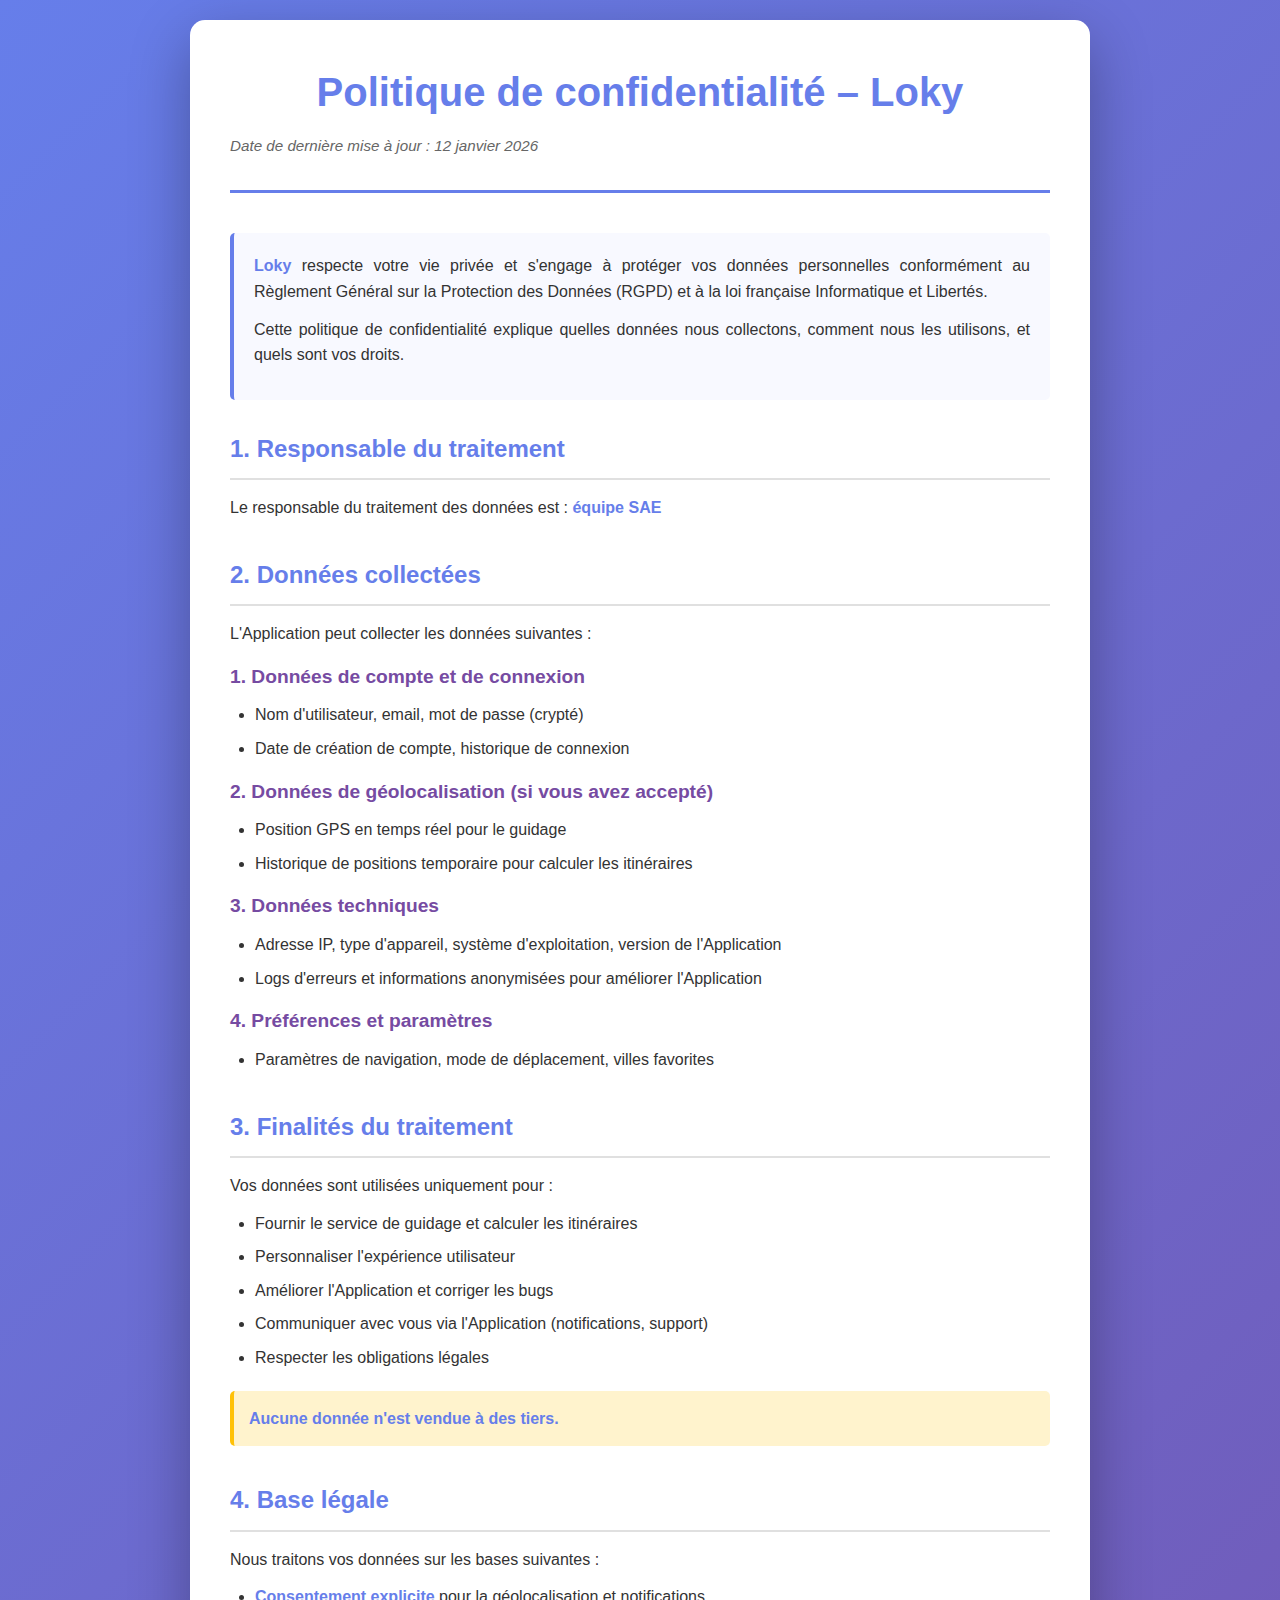
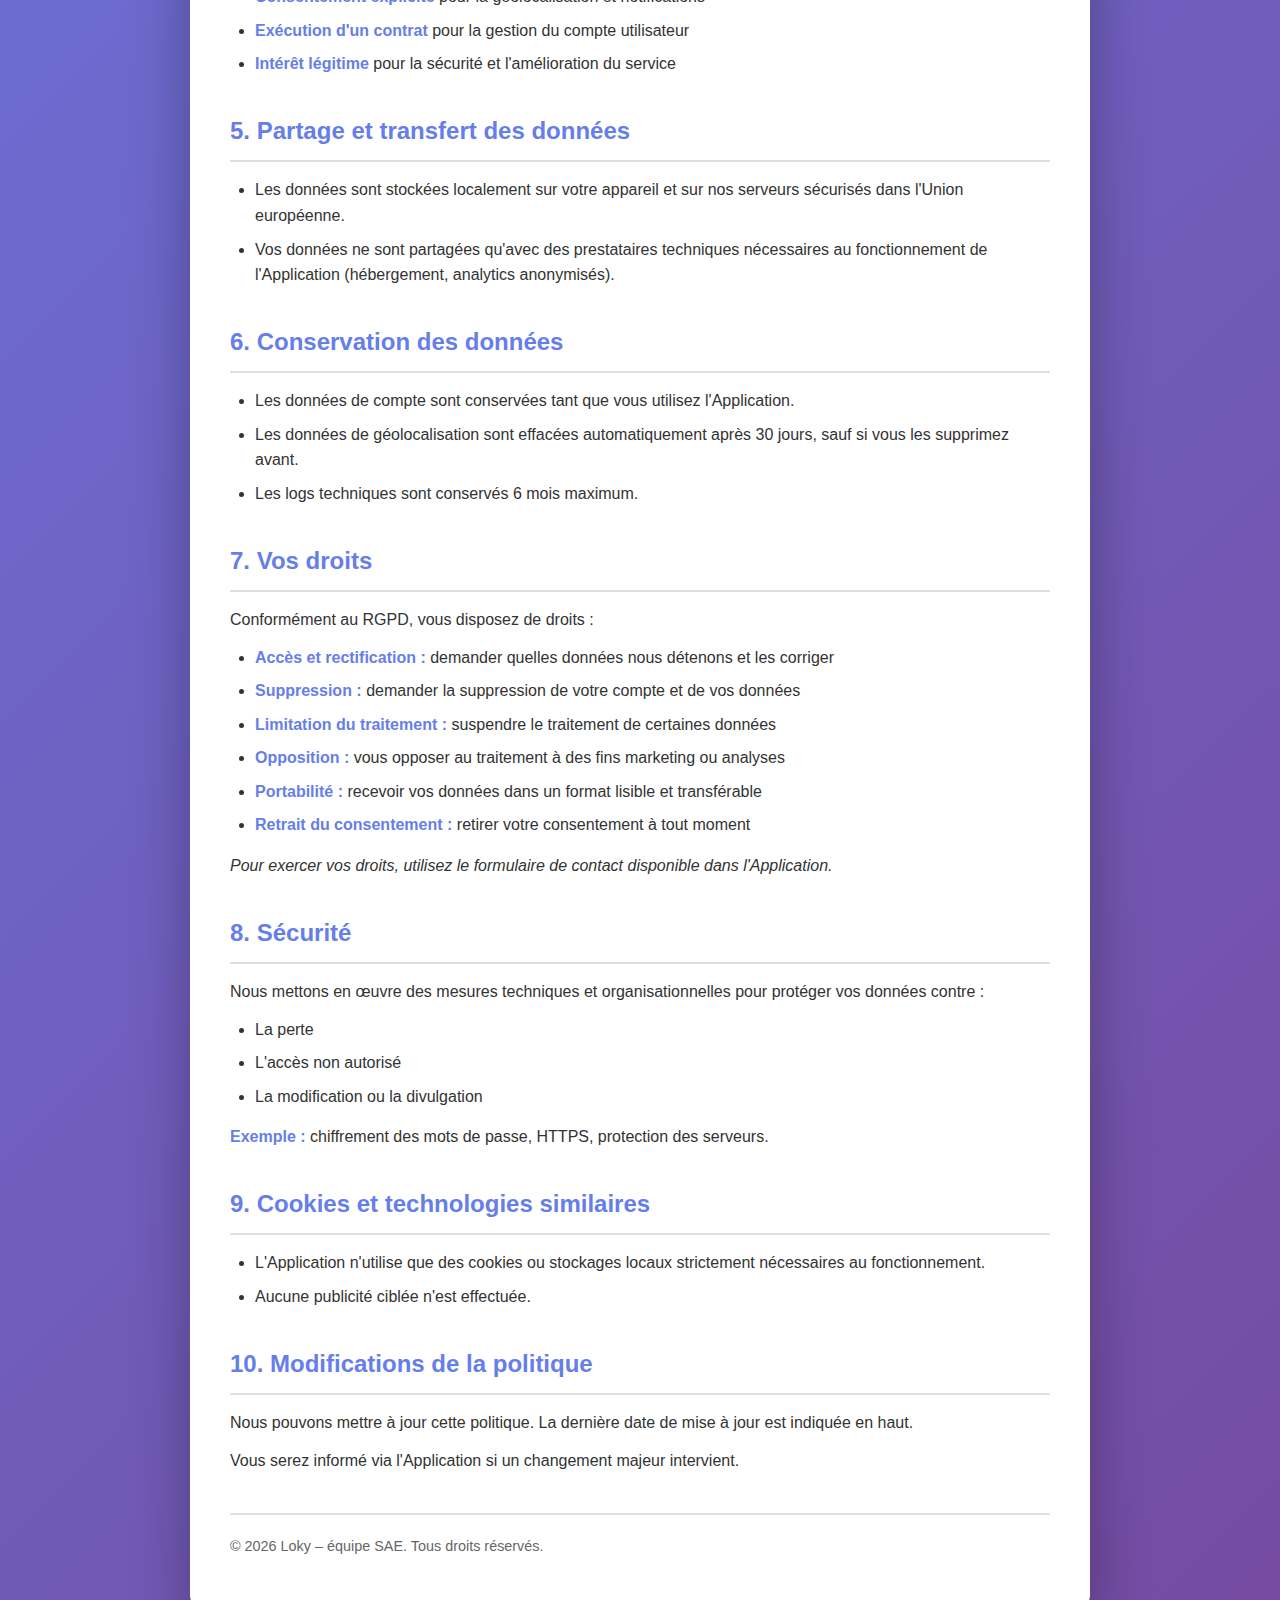
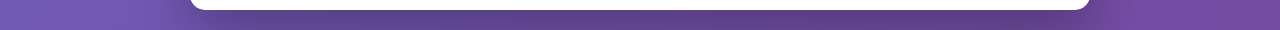
<file: loky/public/Politique.html>
<!DOCTYPE html>
<html lang="fr">
<head>
    <meta charset="UTF-8">
    <meta name="viewport" content="width=device-width, initial-scale=1.0">
    <title>Politique de confidentialité – Loky</title>
    <link rel="stylesheet" href="css/Politique.css" />
</head>
<body>
    <div class="container">
        <div class="header">
            <h1>Politique de confidentialité – Loky</h1>
            <p class="date">Date de dernière mise à jour : 12 janvier 2026</p>
        </div>
        
        <div class="intro">
            <p><strong>Loky</strong> respecte votre vie privée et s'engage à protéger vos données personnelles conformément au Règlement Général sur la Protection des Données (RGPD) et à la loi française Informatique et Libertés.</p>
            <p>Cette politique de confidentialité explique quelles données nous collectons, comment nous les utilisons, et quels sont vos droits.</p>
        </div>
        
        <section>
            <h2>1. Responsable du traitement</h2>
            <p>Le responsable du traitement des données est : <strong>équipe SAE</strong></p>
        </section>
        
        <section>
            <h2>2. Données collectées</h2>
            <p>L'Application peut collecter les données suivantes :</p>
            
            <h3>1. Données de compte et de connexion</h3>
            <ul>
                <li>Nom d'utilisateur, email, mot de passe (crypté)</li>
                <li>Date de création de compte, historique de connexion</li>
            </ul>
            
            <h3>2. Données de géolocalisation (si vous avez accepté)</h3>
            <ul>
                <li>Position GPS en temps réel pour le guidage</li>
                <li>Historique de positions temporaire pour calculer les itinéraires</li>
            </ul>
            
            <h3>3. Données techniques</h3>
            <ul>
                <li>Adresse IP, type d'appareil, système d'exploitation, version de l'Application</li>
                <li>Logs d'erreurs et informations anonymisées pour améliorer l'Application</li>
            </ul>
            
            <h3>4. Préférences et paramètres</h3>
            <ul>
                <li>Paramètres de navigation, mode de déplacement, villes favorites</li>
            </ul>
        </section>
        
        <section>
            <h2>3. Finalités du traitement</h2>
            <p>Vos données sont utilisées uniquement pour :</p>
            <ul>
                <li>Fournir le service de guidage et calculer les itinéraires</li>
                <li>Personnaliser l'expérience utilisateur</li>
                <li>Améliorer l'Application et corriger les bugs</li>
                <li>Communiquer avec vous via l'Application (notifications, support)</li>
                <li>Respecter les obligations légales</li>
            </ul>
            <div class="highlight">
                <strong>Aucune donnée n'est vendue à des tiers.</strong>
            </div>
        </section>
        
        <section>
            <h2>4. Base légale</h2>
            <p>Nous traitons vos données sur les bases suivantes :</p>
            <ul>
                <li><strong>Consentement explicite</strong> pour la géolocalisation et notifications</li>
                <li><strong>Exécution d'un contrat</strong> pour la gestion du compte utilisateur</li>
                <li><strong>Intérêt légitime</strong> pour la sécurité et l'amélioration du service</li>
            </ul>
        </section>
        
        <section>
            <h2>5. Partage et transfert des données</h2>
            <ul>
                <li>Les données sont stockées localement sur votre appareil et sur nos serveurs sécurisés dans l'Union européenne.</li>
                <li>Vos données ne sont partagées qu'avec des prestataires techniques nécessaires au fonctionnement de l'Application (hébergement, analytics anonymisés).</li>
            </ul>
        </section>
        
        <section>
            <h2>6. Conservation des données</h2>
            <ul>
                <li>Les données de compte sont conservées tant que vous utilisez l'Application.</li>
                <li>Les données de géolocalisation sont effacées automatiquement après 30 jours, sauf si vous les supprimez avant.</li>
                <li>Les logs techniques sont conservés 6 mois maximum.</li>
            </ul>
        </section>
        
        <section>
            <h2>7. Vos droits</h2>
            <p>Conformément au RGPD, vous disposez de droits :</p>
            <ul>
                <li><strong>Accès et rectification :</strong> demander quelles données nous détenons et les corriger</li>
                <li><strong>Suppression :</strong> demander la suppression de votre compte et de vos données</li>
                <li><strong>Limitation du traitement :</strong> suspendre le traitement de certaines données</li>
                <li><strong>Opposition :</strong> vous opposer au traitement à des fins marketing ou analyses</li>
                <li><strong>Portabilité :</strong> recevoir vos données dans un format lisible et transférable</li>
                <li><strong>Retrait du consentement :</strong> retirer votre consentement à tout moment</li>
            </ul>
            <p><em>Pour exercer vos droits, utilisez le formulaire de contact disponible dans l'Application.</em></p>
        </section>
        
        <section>
            <h2>8. Sécurité</h2>
            <p>Nous mettons en œuvre des mesures techniques et organisationnelles pour protéger vos données contre :</p>
            <ul>
                <li>La perte</li>
                <li>L'accès non autorisé</li>
                <li>La modification ou la divulgation</li>
            </ul>
            <p><strong>Exemple :</strong> chiffrement des mots de passe, HTTPS, protection des serveurs.</p>
        </section>
        
        <section>
            <h2>9. Cookies et technologies similaires</h2>
            <ul>
                <li>L'Application n'utilise que des cookies ou stockages locaux strictement nécessaires au fonctionnement.</li>
                <li>Aucune publicité ciblée n'est effectuée.</li>
            </ul>
        </section>
        
        <section>
            <h2>10. Modifications de la politique</h2>
            <p>Nous pouvons mettre à jour cette politique. La dernière date de mise à jour est indiquée en haut.</p>
            <p>Vous serez informé via l'Application si un changement majeur intervient.</p>
        </section>
        
        <div class="footer">
            <p>© 2026 Loky – équipe SAE. Tous droits réservés.</p>
        </div>
    </div>
</body>
</html>
</file>
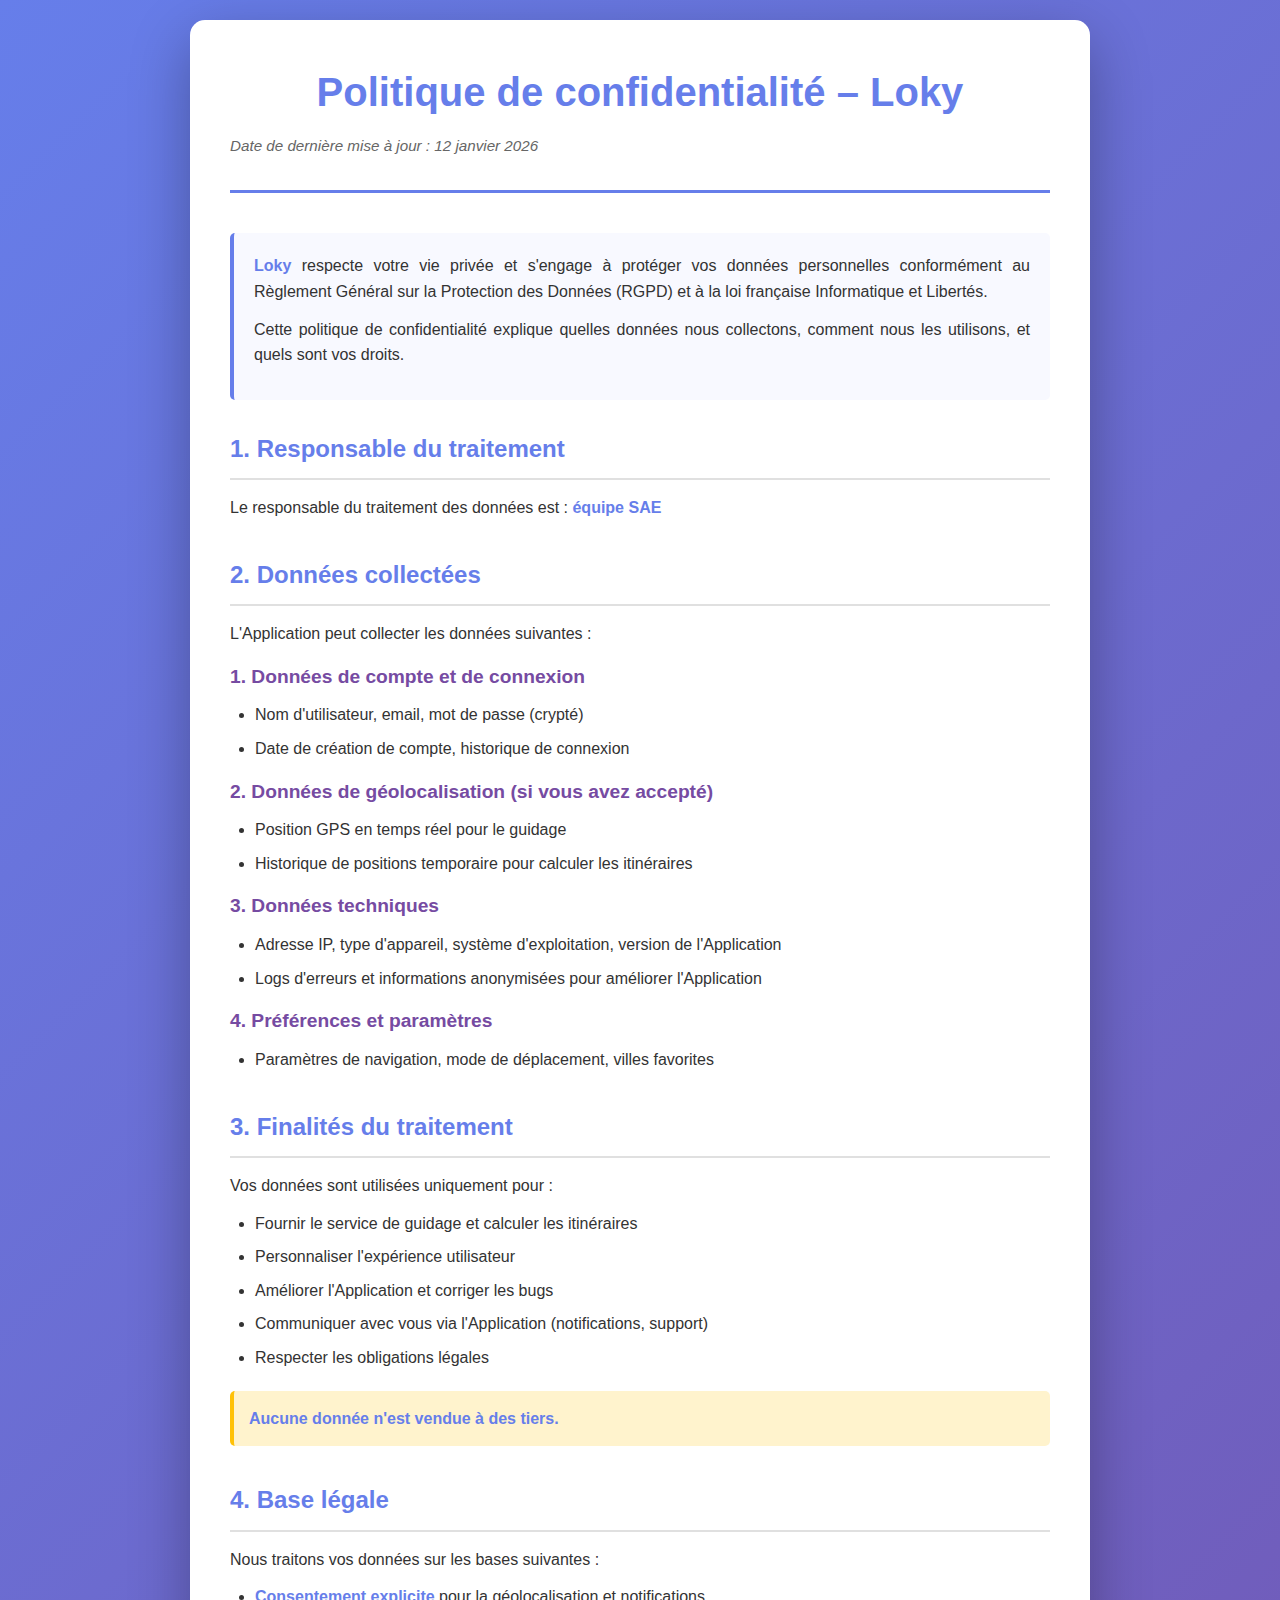
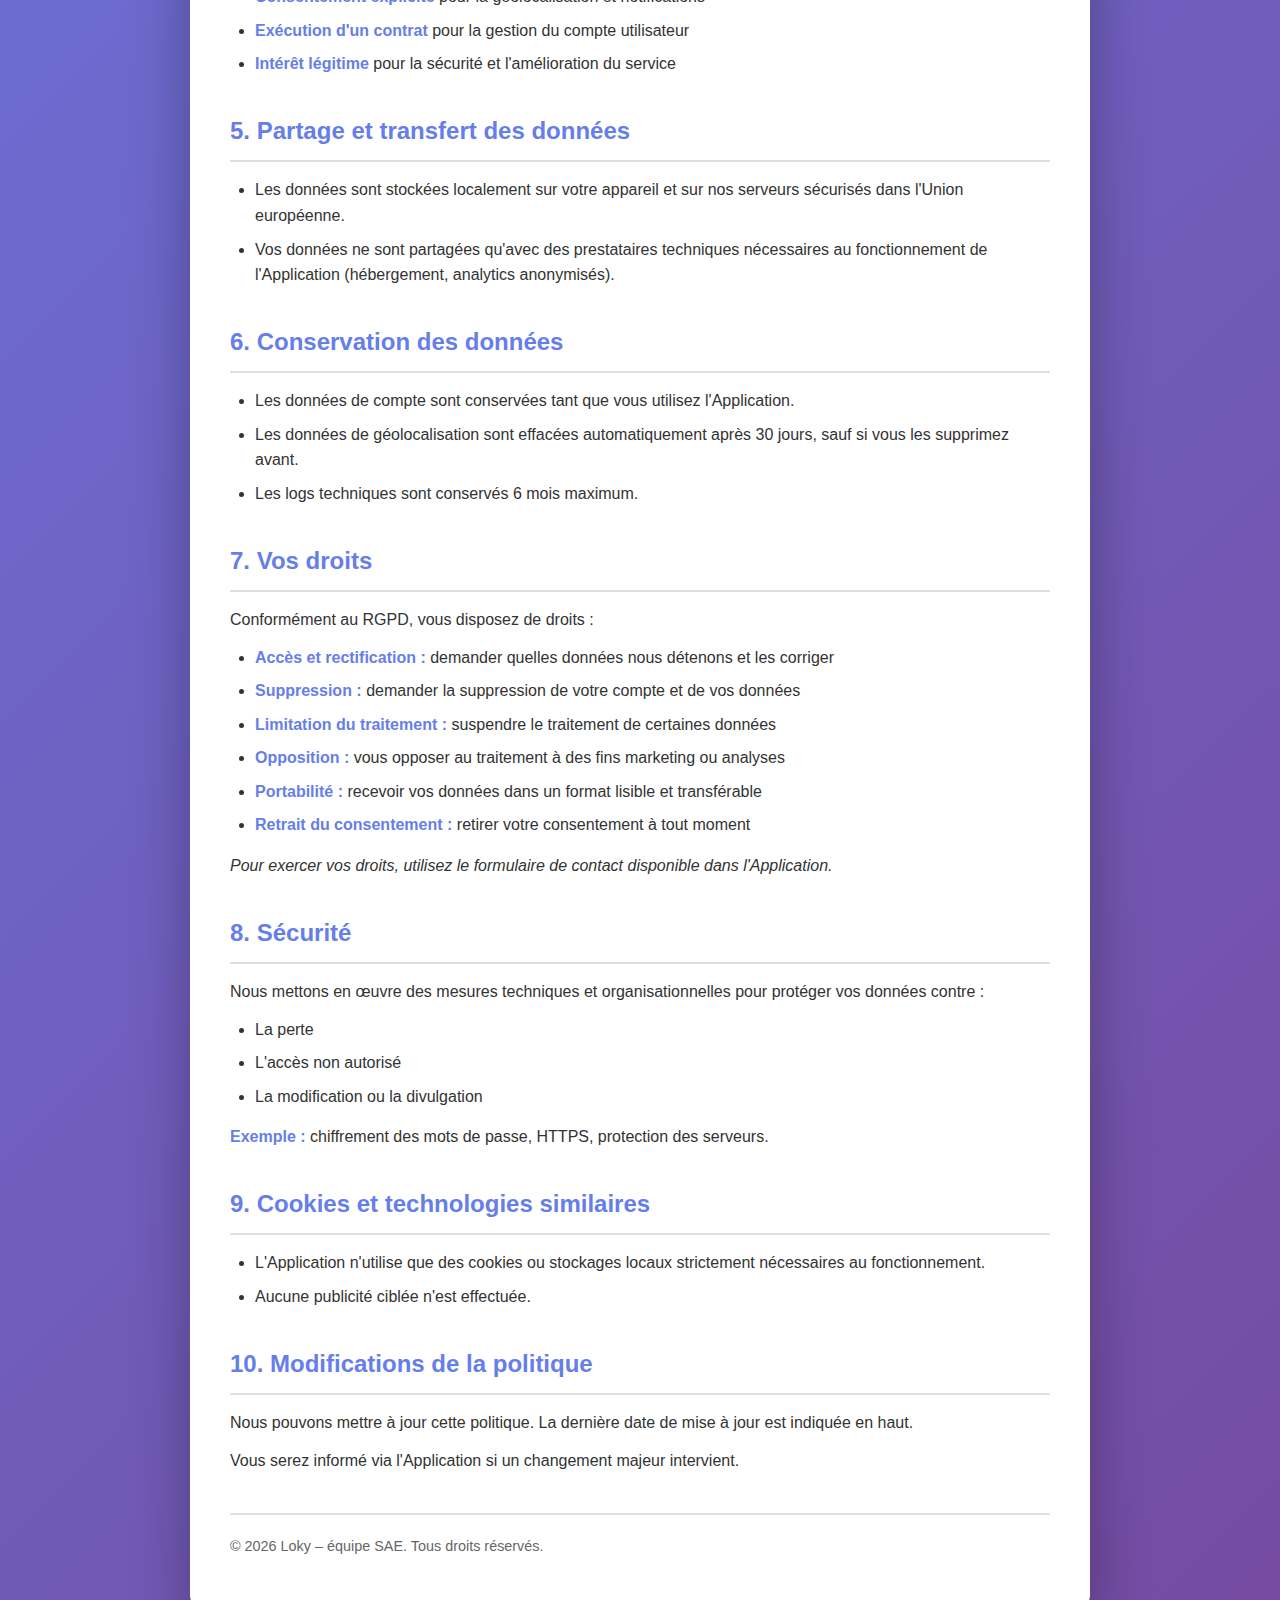
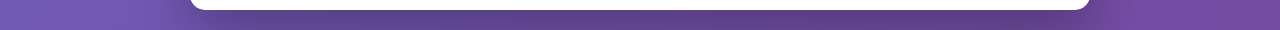
<file: loky/public/PolitiqueDeConfidentialite.html>
<!DOCTYPE html>
<html lang="fr">
<head>
    <meta charset="UTF-8">
    <meta name="viewport" content="width=device-width, initial-scale=1.0">
    <title>Politique de confidentialité – Loky</title>
    <link rel="stylesheet" href="css/Politique.css" />
</head>
<body>
    <div class="container">
        <div class="header">
            <h1>Politique de confidentialité – Loky</h1>
            <p class="date">Date de dernière mise à jour : 12 janvier 2026</p>
        </div>
        
        <div class="intro">
            <p><strong>Loky</strong> respecte votre vie privée et s'engage à protéger vos données personnelles conformément au Règlement Général sur la Protection des Données (RGPD) et à la loi française Informatique et Libertés.</p>
            <p>Cette politique de confidentialité explique quelles données nous collectons, comment nous les utilisons, et quels sont vos droits.</p>
        </div>
        
        <section>
            <h2>1. Responsable du traitement</h2>
            <p>Le responsable du traitement des données est : <strong>équipe SAE</strong></p>
        </section>
        
        <section>
            <h2>2. Données collectées</h2>
            <p>L'Application peut collecter les données suivantes :</p>
            
            <h3>1. Données de compte et de connexion</h3>
            <ul>
                <li>Nom d'utilisateur, email, mot de passe (crypté)</li>
                <li>Date de création de compte, historique de connexion</li>
            </ul>
            
            <h3>2. Données de géolocalisation (si vous avez accepté)</h3>
            <ul>
                <li>Position GPS en temps réel pour le guidage</li>
                <li>Historique de positions temporaire pour calculer les itinéraires</li>
            </ul>
            
            <h3>3. Données techniques</h3>
            <ul>
                <li>Adresse IP, type d'appareil, système d'exploitation, version de l'Application</li>
                <li>Logs d'erreurs et informations anonymisées pour améliorer l'Application</li>
            </ul>
            
            <h3>4. Préférences et paramètres</h3>
            <ul>
                <li>Paramètres de navigation, mode de déplacement, villes favorites</li>
            </ul>
        </section>
        
        <section>
            <h2>3. Finalités du traitement</h2>
            <p>Vos données sont utilisées uniquement pour :</p>
            <ul>
                <li>Fournir le service de guidage et calculer les itinéraires</li>
                <li>Personnaliser l'expérience utilisateur</li>
                <li>Améliorer l'Application et corriger les bugs</li>
                <li>Communiquer avec vous via l'Application (notifications, support)</li>
                <li>Respecter les obligations légales</li>
            </ul>
            <div class="highlight">
                <strong>Aucune donnée n'est vendue à des tiers.</strong>
            </div>
        </section>
        
        <section>
            <h2>4. Base légale</h2>
            <p>Nous traitons vos données sur les bases suivantes :</p>
            <ul>
                <li><strong>Consentement explicite</strong> pour la géolocalisation et notifications</li>
                <li><strong>Exécution d'un contrat</strong> pour la gestion du compte utilisateur</li>
                <li><strong>Intérêt légitime</strong> pour la sécurité et l'amélioration du service</li>
            </ul>
        </section>
        
        <section>
            <h2>5. Partage et transfert des données</h2>
            <ul>
                <li>Les données sont stockées localement sur votre appareil et sur nos serveurs sécurisés dans l'Union européenne.</li>
                <li>Vos données ne sont partagées qu'avec des prestataires techniques nécessaires au fonctionnement de l'Application (hébergement, analytics anonymisés).</li>
            </ul>
        </section>
        
        <section>
            <h2>6. Conservation des données</h2>
            <ul>
                <li>Les données de compte sont conservées tant que vous utilisez l'Application.</li>
                <li>Les données de géolocalisation sont effacées automatiquement après 30 jours, sauf si vous les supprimez avant.</li>
                <li>Les logs techniques sont conservés 6 mois maximum.</li>
            </ul>
        </section>
        
        <section>
            <h2>7. Vos droits</h2>
            <p>Conformément au RGPD, vous disposez de droits :</p>
            <ul>
                <li><strong>Accès et rectification :</strong> demander quelles données nous détenons et les corriger</li>
                <li><strong>Suppression :</strong> demander la suppression de votre compte et de vos données</li>
                <li><strong>Limitation du traitement :</strong> suspendre le traitement de certaines données</li>
                <li><strong>Opposition :</strong> vous opposer au traitement à des fins marketing ou analyses</li>
                <li><strong>Portabilité :</strong> recevoir vos données dans un format lisible et transférable</li>
                <li><strong>Retrait du consentement :</strong> retirer votre consentement à tout moment</li>
            </ul>
            <p><em>Pour exercer vos droits, utilisez le formulaire de contact disponible dans l'Application.</em></p>
        </section>
        
        <section>
            <h2>8. Sécurité</h2>
            <p>Nous mettons en œuvre des mesures techniques et organisationnelles pour protéger vos données contre :</p>
            <ul>
                <li>La perte</li>
                <li>L'accès non autorisé</li>
                <li>La modification ou la divulgation</li>
            </ul>
            <p><strong>Exemple :</strong> chiffrement des mots de passe, HTTPS, protection des serveurs.</p>
        </section>
        
        <section>
            <h2>9. Cookies et technologies similaires</h2>
            <ul>
                <li>L'Application n'utilise que des cookies ou stockages locaux strictement nécessaires au fonctionnement.</li>
                <li>Aucune publicité ciblée n'est effectuée.</li>
            </ul>
        </section>
        
        <section>
            <h2>10. Modifications de la politique</h2>
            <p>Nous pouvons mettre à jour cette politique. La dernière date de mise à jour est indiquée en haut.</p>
            <p>Vous serez informé via l'Application si un changement majeur intervient.</p>
        </section>
        
        <div class="footer">
            <p>© 2026 Loky – équipe SAE. Tous droits réservés.</p>
        </div>
    </div>
</body>
</html>
</file>
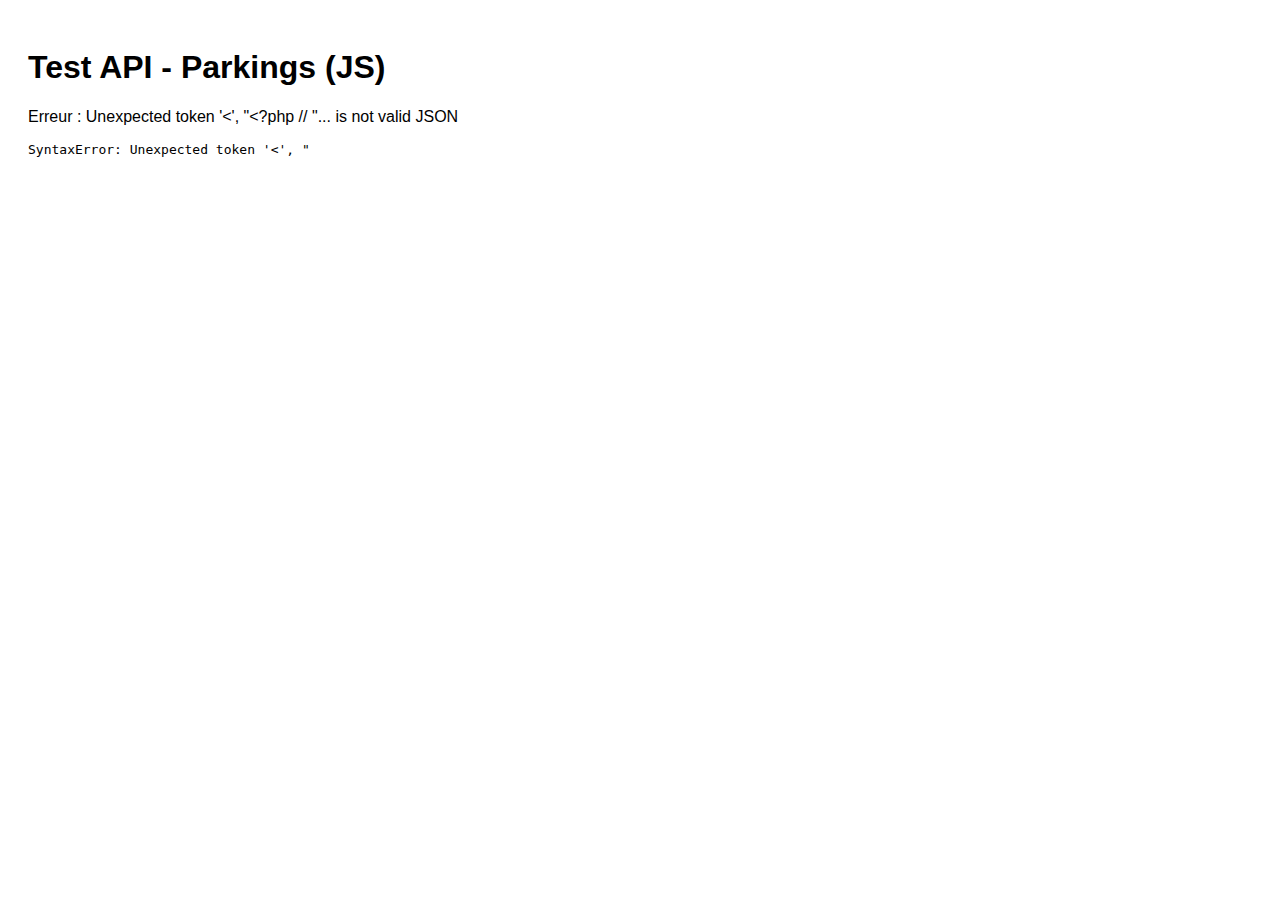
<file: MVP/public/test_parking.html>
<!DOCTYPE html>
<html lang="fr">
    <head>
        <meta charset="utf-8">
        <title>Test API Users (JS)</title>
        <style>
            body {
                font-family: Arial, Helvetica, sans-serif;
                padding: 20px;
            }
            table {
                border-collapse: collapse;
                width: 100%;
            }
            th, td {
                border: 1px solid #ddd;
                padding: 8px;
            }
            th {
                background: #f4f4f4;
            }
        </style>
    </head>
    <body>
        <!-- Page de test simple pour afficher le GeoJSON retourné par l'API -->
        <h1>Test API - Parkings (JS)</h1>
        <p id="status">Chargement des parkings...</p>
        <div id="result"></div>

        <script>
            // Charge les parkings depuis `api/parkings_geojson.php` et affiche un tableau
            async function loadParkings() {
                const status = document.getElementById(
                    "status",
                );
                const result = document.getElementById(
                    "result",
                );
                try {
                    const res = await fetch(
                        "api/parkings_geojson.php",
                    );
                    if (!res.ok) {
                        throw new Error("HTTP " + res.status);
                    }
                    const payload = await res.json();

                    // Support both raw array and GeoJSON FeatureCollection
                    let rows = [];
                    if (
                        payload &&
                        payload.type === "FeatureCollection" &&
                        Array.isArray(payload.features)
                    ) {
                        rows = payload.features.map((f) => {
                            const props = Object.assign(
                                {},
                                f.properties || {},
                            );
                            // expose geometry as lat/lon if present
                            if (
                                f.geometry &&
                                Array.isArray(
                                    f.geometry.coordinates,
                                )
                            ) {
                                const coords =
                                    f.geometry.coordinates; // [lon, lat]
                                props.__lon = coords[0];
                                props.__lat = coords[1];
                            }
                            return props;
                        });
                    } else if (Array.isArray(payload.data)) {
                        rows = payload.data;
                    } else if (Array.isArray(payload)) {
                        rows = payload;
                    }

                    status.textContent = "Résultats : " +
                        (Array.isArray(rows)
                            ? rows.length
                            : 0) +
                        " enregistrements";

                    if (
                        !Array.isArray(rows) ||
                        rows.length === 0
                    ) {
                        result.innerHTML =
                            "<p>Aucun parking trouvé.</p>";
                        return;
                    }

                    // Collect union of keys to build table header
                    const keySet = new Set();
                    rows.forEach((r) =>
                        Object.keys(r || {}).forEach((k) =>
                            keySet.add(k)
                        )
                    );
                    const keys = Array.from(keySet);

                    const table = document.createElement(
                        "table",
                    );
                    const thead = document.createElement(
                        "thead",
                    );
                    const headerRow = document.createElement(
                        "tr",
                    );
                    keys.forEach((k) => {
                        const th = document.createElement("th");
                        th.textContent = k;
                        headerRow.appendChild(th);
                    });
                    thead.appendChild(headerRow);
                    table.appendChild(thead);

                    const tbody = document.createElement(
                        "tbody",
                    );
                    rows.forEach((r) => {
                        const tr = document.createElement("tr");
                        keys.forEach((k) => {
                            const td = document.createElement(
                                "td",
                            );
                            let v = r[k];
                            if (
                                v === null ||
                                typeof v === "undefined"
                            ) v = "";
                            // pretty-print booleans and numbers
                            td.textContent =
                                (typeof v === "boolean")
                                    ? (v ? "1" : "0")
                                    : String(v);
                            tr.appendChild(td);
                        });
                        tbody.appendChild(tr);
                    });
                    table.appendChild(tbody);

                    result.innerHTML = "";
                    result.appendChild(table);
                } catch (err) {
                    status.textContent = "Erreur : " +
                        err.message;
                    result.innerHTML = "<pre>" +
                        (err.stack || err) + "</pre>";
                }
            }

            // Démarre
            loadParkings();
        </script>
    </body>
</html>
</file>
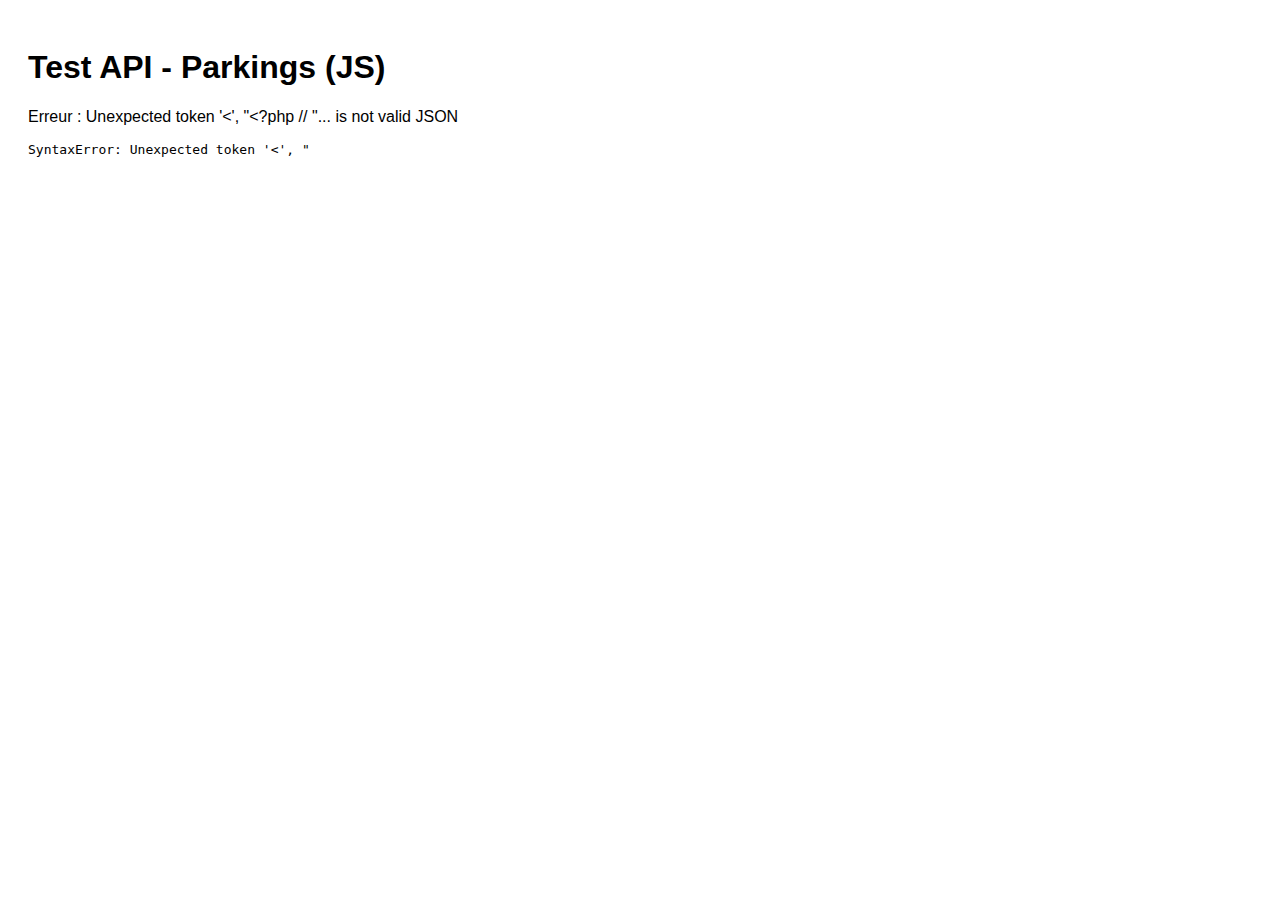
<file: mvpFinal/public/test_parking.html>
<!DOCTYPE html>
<html lang="fr">
    <head>
        <meta charset="utf-8">
        <title>Test API Users (JS)</title>
        <style>
            body {
                font-family: Arial, Helvetica, sans-serif;
                padding: 20px;
            }
            table {
                border-collapse: collapse;
                width: 100%;
            }
            th, td {
                border: 1px solid #ddd;
                padding: 8px;
            }
            th {
                background: #f4f4f4;
            }
        </style>
    </head>
    <body>
        <h1>Test API - Parkings (JS)</h1>
        <p id="status">Chargement des parkings...</p>
        <div id="result"></div>

        <script>
            // Charge les parkings depuis `api/parkings_geojson.php` et affiche un tableau
            async function loadParkings() {
                const status = document.getElementById(
                    "status",
                );
                const result = document.getElementById(
                    "result",
                );
                try {
                    const res = await fetch(
                        "api/parkings_geojson.php",
                    );
                    if (!res.ok) {
                        throw new Error("HTTP " + res.status);
                    }
                    const payload = await res.json();

                    // Support both raw array and GeoJSON FeatureCollection
                    let rows = [];
                    if (
                        payload &&
                        payload.type === "FeatureCollection" &&
                        Array.isArray(payload.features)
                    ) {
                        rows = payload.features.map((f) => {
                            const props = Object.assign(
                                {},
                                f.properties || {},
                            );
                            // expose geometry as lat/lon if present
                            if (
                                f.geometry &&
                                Array.isArray(
                                    f.geometry.coordinates,
                                )
                            ) {
                                const coords =
                                    f.geometry.coordinates; // [lon, lat]
                                props.__lon = coords[0];
                                props.__lat = coords[1];
                            }
                            return props;
                        });
                    } else if (Array.isArray(payload.data)) {
                        rows = payload.data;
                    } else if (Array.isArray(payload)) {
                        rows = payload;
                    }

                    status.textContent = "Résultats : " +
                        (Array.isArray(rows)
                            ? rows.length
                            : 0) +
                        " enregistrements";

                    if (
                        !Array.isArray(rows) ||
                        rows.length === 0
                    ) {
                        result.innerHTML =
                            "<p>Aucun parking trouvé.</p>";
                        return;
                    }

                    // Collect union of keys to build table header
                    const keySet = new Set();
                    rows.forEach((r) =>
                        Object.keys(r || {}).forEach((k) =>
                            keySet.add(k)
                        )
                    );
                    const keys = Array.from(keySet);

                    const table = document.createElement(
                        "table",
                    );
                    const thead = document.createElement(
                        "thead",
                    );
                    const headerRow = document.createElement(
                        "tr",
                    );
                    keys.forEach((k) => {
                        const th = document.createElement("th");
                        th.textContent = k;
                        headerRow.appendChild(th);
                    });
                    thead.appendChild(headerRow);
                    table.appendChild(thead);

                    const tbody = document.createElement(
                        "tbody",
                    );
                    rows.forEach((r) => {
                        const tr = document.createElement("tr");
                        keys.forEach((k) => {
                            const td = document.createElement(
                                "td",
                            );
                            let v = r[k];
                            if (
                                v === null ||
                                typeof v === "undefined"
                            ) v = "";
                            // pretty-print booleans and numbers
                            td.textContent =
                                (typeof v === "boolean")
                                    ? (v ? "1" : "0")
                                    : String(v);
                            tr.appendChild(td);
                        });
                        tbody.appendChild(tr);
                    });
                    table.appendChild(tbody);

                    result.innerHTML = "";
                    result.appendChild(table);
                } catch (err) {
                    status.textContent = "Erreur : " +
                        err.message;
                    result.innerHTML = "<pre>" +
                        (err.stack || err) + "</pre>";
                }
            }

            // Démarre
            loadParkings();
        </script>
    </body>
</html>
</file>
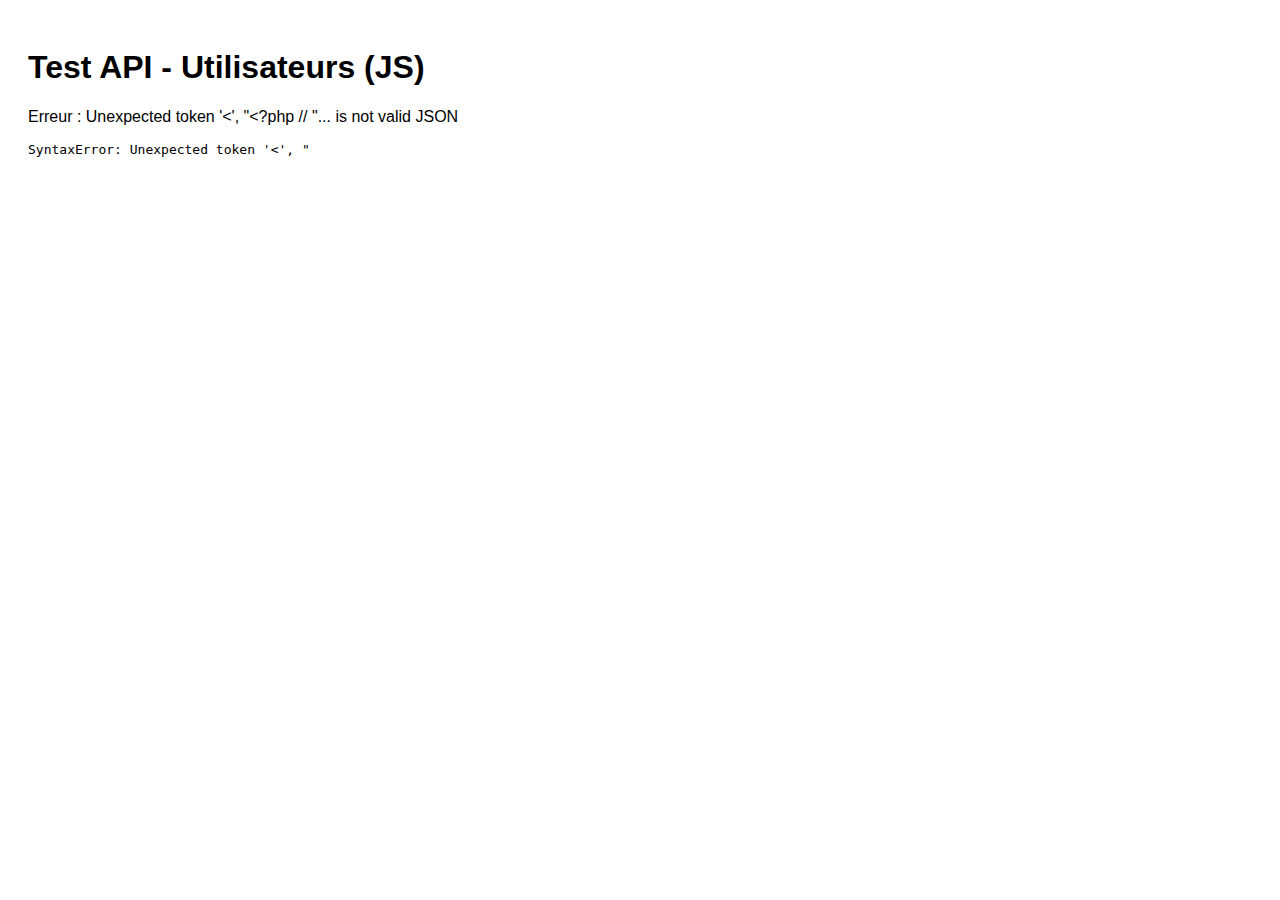
<file: V3/public/test_users.html>
<!DOCTYPE html>
<html lang="fr">
    <head>
        <meta charset="utf-8">
        <title>Test API Users (JS)</title>
        <style>
            body {
                font-family: Arial, Helvetica, sans-serif;
                padding: 20px;
            }
            table {
                border-collapse: collapse;
                width: 100%;
            }
            th, td {
                border: 1px solid #ddd;
                padding: 8px;
            }
            th {
                background: #f4f4f4;
            }
        </style>
    </head>
    <body>
        <h1>Test API - Utilisateurs (JS)</h1>
        <p id="status">Chargement...</p>
        <div id="result"></div>

        <script>
            async function loadUsers() {
                const status = document.getElementById(
                    "status",
                );
                const result = document.getElementById(
                    "result",
                );
                try {
                    // Fetch from the local PHP API provided by WAMP/phpMyAdmin
                    // Uses a relative path so it works when served from Apache: /V3/public/
                    const res = await fetch(
                        "api/db.php?action=list_users",
                    );
                    if (!res.ok) {
                        throw new Error("HTTP " + res.status);
                    }
                    const payload = await res.json();
                    // db.php returns { data: [...] } so prefer payload.data
                    const rows = payload.data || payload;
                    status.textContent = "Résultats : " +
                        (Array.isArray(rows)
                            ? rows.length
                            : 0) +
                        " enregistrements";

                    if (
                        !Array.isArray(rows) ||
                        rows.length === 0
                    ) {
                        result.innerHTML =
                            "<p>Aucun utilisateur trouvé.</p>";
                        return;
                    }

                    const table = document.createElement(
                        "table",
                    );
                    const thead = document.createElement(
                        "thead",
                    );
                    const headerRow = document.createElement(
                        "tr",
                    );
                    // use keys from first row
                    const keys = Object.keys(rows[0]);
                    keys.forEach((k) => {
                        const th = document.createElement("th");
                        th.textContent = k;
                        headerRow.appendChild(th);
                    });
                    thead.appendChild(headerRow);
                    table.appendChild(thead);

                    const tbody = document.createElement(
                        "tbody",
                    );
                    rows.forEach((r) => {
                        const tr = document.createElement("tr");
                        keys.forEach((k) => {
                            const td = document.createElement(
                                "td",
                            );
                            td.textContent = r[k] === null
                                ? ""
                                : r[k];
                            tr.appendChild(td);
                        });
                        tbody.appendChild(tr);
                    });
                    table.appendChild(tbody);
                    result.innerHTML = "";
                    result.appendChild(table);
                } catch (err) {
                    status.textContent = "Erreur : " +
                        err.message;
                    result.innerHTML = "<pre>" + err.stack +
                        "</pre>";
                }
            }

            // Start
            loadUsers();
        </script>
    </body>
</html>
</file>
<file: loky/public/css/Politique.css>
* {
            margin: 0;
            padding: 0;
            box-sizing: border-box;
        }
        
        body {
            font-family: -apple-system, BlinkMacSystemFont, 'Segoe UI', Roboto, 'Helvetica Neue', Arial, sans-serif;
            line-height: 1.6;
            color: #333;
            background: linear-gradient(135deg, #667eea 0%, #764ba2 100%);
            padding: 20px;
        }
        
        .container {
            max-width: 900px;
            margin: 0 auto;
            background: white;
            border-radius: 15px;
            box-shadow: 0 20px 60px rgba(0,0,0,0.3);
            padding: 40px;
        }
        
        .header {
            text-align: center;
            margin-bottom: 40px;
            padding-bottom: 20px;
            border-bottom: 3px solid #667eea;
        }
        
        .header h1 {
            font-size: 2.5em;
            color: #667eea;
            margin-bottom: 10px;
        }
        
        .date {
            color: #666;
            font-style: italic;
            font-size: 0.95em;
        }
        
        .intro {
            background: #f8f9ff;
            padding: 20px;
            border-left: 4px solid #667eea;
            margin-bottom: 30px;
            border-radius: 5px;
        }
        
        section {
            margin-bottom: 35px;
        }
        
        h2 {
            color: #667eea;
            font-size: 1.5em;
            margin-bottom: 15px;
            padding-bottom: 10px;
            border-bottom: 2px solid #e0e0e0;
        }
        
        h3 {
            color: #764ba2;
            font-size: 1.2em;
            margin: 15px 0 10px 0;
        }
        
        p {
            margin-bottom: 12px;
            text-align: justify;
        }
        
        ul {
            margin-left: 25px;
            margin-bottom: 15px;
        }
        
        li {
            margin-bottom: 8px;
        }
        
        strong {
            color: #667eea;
        }
        
        .highlight {
            background: #fff3cd;
            padding: 15px;
            border-left: 4px solid #ffc107;
            margin: 20px 0;
            border-radius: 5px;
        }
        
        .footer {
            margin-top: 40px;
            padding-top: 20px;
            border-top: 2px solid #e0e0e0;
            text-align: center;
            color: #666;
            font-size: 0.9em;
        }
        
        @media (max-width: 768px) {
            .container {
                padding: 20px;
            }
            
            .header h1 {
                font-size: 1.8em;
            }
            
            h2 {
                font-size: 1.3em;
            }
        }
</file>
